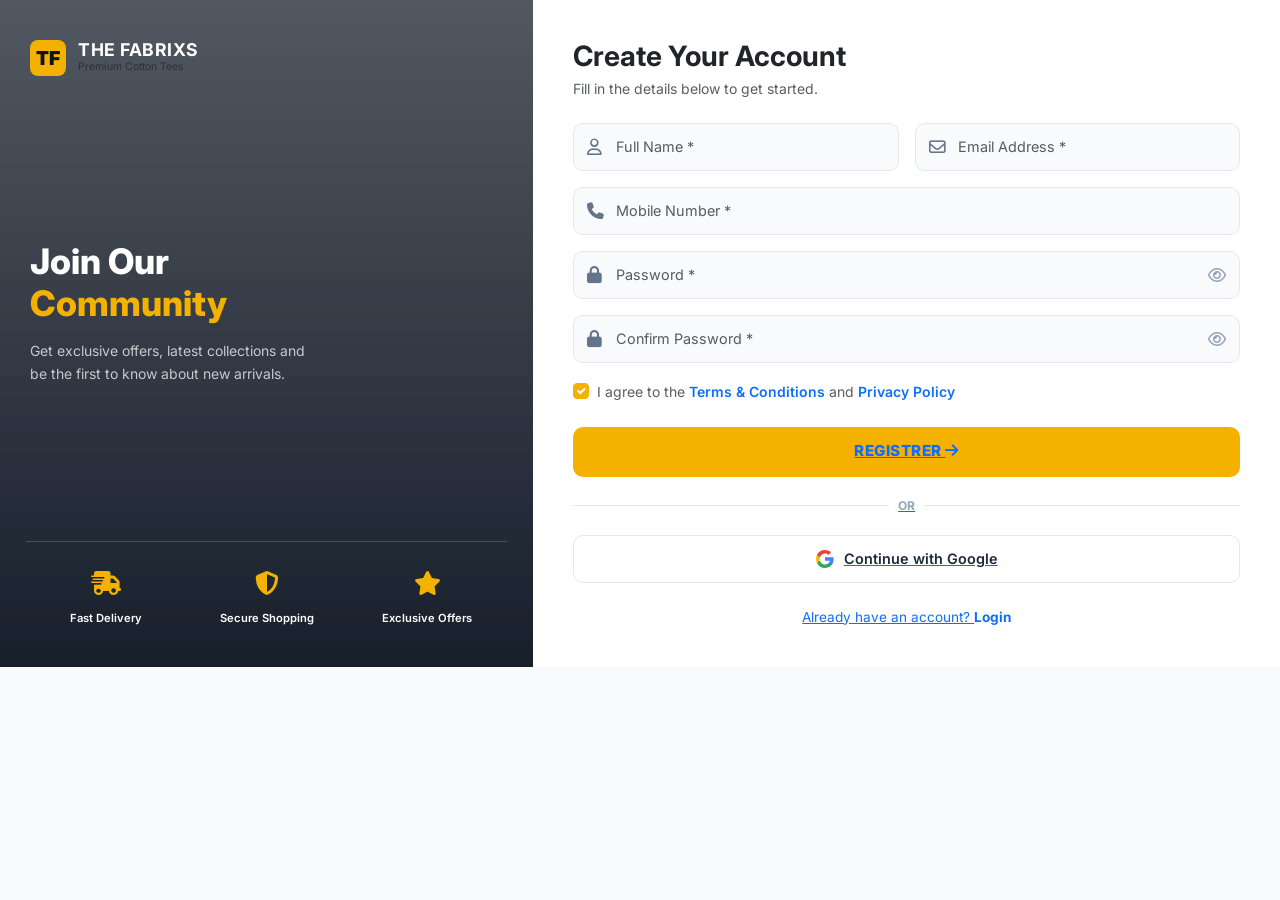
<file: registration.html>
<!DOCTYPE html>
<html lang="en">
<head>
    <meta charset="UTF-8">
    <meta name="viewport" content="width=device-width, initial-scale=1.0">
    <title>Registration Page</title>


    <meta name="description"
      content="Premium cotton T-shirts for everyday fashion. Shop latest collections from The Fabrix.">


<!-- =========================================================
     BOOTSTRAP
========================================================= -->

<link href="https://cdn.jsdelivr.net/npm/bootstrap@5.3.8/dist/css/bootstrap.min.css"
      rel="stylesheet">


<!-- =========================================================
     BOOTSTRAP ICONS
========================================================= -->

<link rel="stylesheet"
      href="https://cdn.jsdelivr.net/npm/bootstrap-icons@1.13.1/font/bootstrap-icons.min.css">


<!-- =========================================================
     GOOGLE FONTS
========================================================= -->

<link rel="preconnect" href="https://fonts.googleapis.com">

<link rel="preconnect"
      href="https://fonts.gstatic.com"
      crossorigin>

<link href="https://fonts.googleapis.com/css2?family=Manrope:wght@400;500;600;700;800&family=Playfair+Display:wght@500;600;700&display=swap"
      rel="stylesheet">


    
    <!-- Google Fonts: Inter -->
    <link rel="preconnect" href="https://fonts.googleapis.com">
    <link rel="preconnect" href="https://fonts.gstatic.com" crossorigin>
    <link href="https://fonts.googleapis.com/css2?family=Inter:wght@300;400;500;600;700;800&display=swap" rel="stylesheet">
    
    <!-- Bootstrap 5 CSS -->
    <link href="https://cdn.jsdelivr.net/npm/bootstrap@5.3.2/dist/css/bootstrap.min.css" rel="stylesheet">
    
    <!-- Font Awesome Icons -->
    <link rel="stylesheet" href="https://cdnjs.cloudflare.com/ajax/libs/font-awesome/6.4.2/css/all.min.css">

    <!-- custom CSS -->
    <link rel="stylesheet" type="text/css" href="style11.css">
    
</head>

<body>
    

<div class="row g-0">
                    <!-- Left Column (Dark Branding Banner matching image) -->
                    <div class="col-lg-5 d-none d-lg-block">
                        <div class="modal-left-banner">
                            <!-- Top Brand Logo -->
                            <div class="brand-logo-wrap">
                                <div class="brand-icon-box">TF</div>
                                <div>
                                    <div class="fw-bold text-white lh-1" style="font-size: 1.1rem; letter-spacing: 0.5px;">THE FABRIXS</div>
                                    <div class="text-muted extra-small" style="font-size: 0.65rem;">Premium Cotton Tees</div>
                                </div>
                            </div>

                            <!-- Middle Main Heading -->
                            <div class="my-auto py-5">
                                <h2 class="mb-3">Join Our<br><span style="color: var(--primary-yellow);">Community</span></h2>
                                <p class="text-light opacity-75 small mb-0" style="max-width: 280px; line-height: 1.6;">
                                    Get exclusive offers, latest collections and be the first to know about new arrivals.
                                </p>
                            </div>

                            <!-- Bottom Highlights -->
                            <div class="row text-center g-2 pt-3 border-top border-secondary border-opacity-50">
                                <div class="col-4">
                                    <div class="modal-feature-icon"><i class="fa-solid fa-truck-fast"></i></div>
                                    <div class="fw-semibold extra-small text-white" style="font-size: 0.7rem;">Fast Delivery</div>
                                </div>
                                <div class="col-4">
                                    <div class="modal-feature-icon"><i class="fa-solid fa-shield-halved"></i></div>
                                    <div class="fw-semibold extra-small text-white" style="font-size: 0.7rem;">Secure Shopping</div>
                                </div>
                                <div class="col-4">
                                    <div class="modal-feature-icon"><i class="fa-solid fa-star"></i></div>
                                    <div class="fw-semibold extra-small text-white" style="font-size: 0.7rem;">Exclusive Offers</div>
                                </div>
                            </div>
                        </div>
                    </div>

                    <!-- Right Column (Form Area) -->
                    <div class="col-lg-7">
                        <div class="modal-right-form">
                            <h3 class="fw-bold text-dark mb-1" id="accountModalLabel">Create Your Account</h3>
                            <p class="text-muted small mb-4">Fill in the details below to get started.</p>

                            <form id="accountRegisterForm" onsubmit="handleRegisterSubmit(event)">
                                <!-- Full Name & Email Row -->
                                <div class="row g-3 mb-3">
                                    <div class="col-md-6">
                                        <div class="custom-modal-input-group">
                                            <i class="fa-regular fa-user input-icon-left"></i>
                                            <input type="text" class="form-control" placeholder="Full Name *" required>
                                        </div>
                                    </div>
                                    <div class="col-md-6">
                                        <div class="custom-modal-input-group">
                                            <i class="fa-regular fa-envelope input-icon-left"></i>
                                            <input type="email" class="form-control" placeholder="Email Address *" required>
                                        </div>
                                    </div>
                                </div>

                                <!-- Mobile Number -->
                                <div class="mb-3">
                                    <div class="custom-modal-input-group">
                                        <i class="fa-solid fa-phone input-icon-left"></i>
                                        <input type="tel" class="form-control" placeholder="Mobile Number *" required>
                                    </div>
                                </div>

                                <!-- Password -->
                                <div class="mb-3">
                                    <div class="custom-modal-input-group">
                                        <i class="fa-solid fa-lock input-icon-left"></i>
                                        <input type="password" id="regPassword" class="form-control" placeholder="Password *" required>
                                        <i class="fa-regular fa-eye input-icon-right" onclick="togglePasswordVisibility('regPassword', this)"></i>
                                    </div>
                                </div>

                                <!-- Confirm Password -->
                                <div class="mb-3">
                                    <div class="custom-modal-input-group">
                                        <i class="fa-solid fa-lock input-icon-left"></i>
                                        <input type="password" id="regConfirmPassword" class="form-control" placeholder="Confirm Password *" required>
                                        <i class="fa-regular fa-eye input-icon-right" onclick="togglePasswordVisibility('regConfirmPassword', this)"></i>
                                    </div>
                                </div>

                                <!-- Terms & Conditions Checkbox -->
                                <div class="form-check mb-4">
                                    <input class="form-check-input" type="checkbox" id="termsCheck" checked required>
                                    <label class="form-check-label small text-muted" for="termsCheck">
                                        I agree to the <a href="#" class="text-primary text-decoration-none fw-semibold">Terms & Conditions</a> and <a href="#" class="text-primary text-decoration-none fw-semibold">Privacy Policy</a>
                                    </label>
                                </div>

                                <!-- Proceed Button -->
                                <!-- <button type="submit" class="btn btn-register-submit w-100 d-flex align-items-center justify-content-center gap-2 mb-3">
                                    <a href=""> CONFIRM ORDER <i class="fa-solid fa-arrow-right"></i>
                                </button> -->

                                 <!-- go to Confirm Order page Button -->
                                <button type="button" class="btn btn-register-submit w-100 d-flex align-items-center justify-content-center gap-2 mb-3">
                                    <a href="confirm_order.html"> REGISTRER <i class="fa-solid fa-arrow-right"></i>
                                </button>


                                <!-- OR Divider -->
                                <div class="divider-or">OR</div>

                                <!-- Google Signup Button -->
                                <button type="button" class="btn btn-google-signup w-100 mb-4" onclick="showToast('Connecting to Google Account...')">
                                    <svg width="18" height="18" viewBox="0 0 18 18"><path fill="#4285F4" d="M17.64 9.2c0-.637-.057-1.251-.164-1.84H9v3.481h4.844a4.14 4.14 0 0 1-1.796 2.716v2.259h2.908c1.702-1.567 2.684-3.875 2.684-6.615z"/><path fill="#34A853" d="M9 18c2.43 0 4.467-.806 5.956-2.18l-2.908-2.259c-.806.54-1.837.86-3.048.86-2.344 0-4.328-1.584-5.036-3.711H.957v2.332A8.997 8.997 0 0 0 9 18z"/><path fill="#FBBC05" d="M3.964 10.71A5.41 5.41 0 0 1 3.682 9c0-.593.102-1.17.282-1.71V4.958H.957A8.996 8.996 0 0 0 0 9c0 1.452.348 2.827.957 4.042l3.007-2.332z"/><path fill="#EA4335" d="M9 3.58c1.321 0 2.508.454 3.44 1.345l2.582-2.58C13.463.891 11.426 0 9 0A8.997 8.997 0 0 0 .957 4.958L3.964 7.29C4.672 5.163 6.656 3.58 9 3.58z"/></svg>
                                    Continue with Google
                                </button>

                                <!-- Login Link Bottom -->
                                <div class="text-center extra-small text-muted" style="font-size: 0.85rem;">
                                    Already have an account? <a href="#" class="text-primary fw-bold text-decoration-none" onclick="showToast('Opening Login Window...')">Login</a>
                                </div>
                            </form>
                        </div>
                    </div>
                </div>



</body>
</html>
</file>
<file: style11.css>
:root {
            --primary-yellow: #f5b100;
            --primary-yellow-hover: #d99c00;
            --dark-navy: #0f172a;
            --dark-navy-hover: #1e293b;
            --text-muted-custom: #64748b;
            --border-light: #e2e8f0;
            --bg-light-card: #f8fafc;
            --badge-green-bg: #dcfce7;
            --badge-green-text: #15803d;
        }

        body {
            font-family: 'Inter', sans-serif;
            color: #1e293b;
            background-color: #f8fafc;
            line-height: 1.5;
        }

        /* Container Card Styling */
        .content-card {
            background: #ffffff;
            border-radius: 16px;
            border: 1px solid var(--border-light);
            box-shadow: 0 1px 3px rgba(0, 0, 0, 0.05);
            padding: 24px;
            margin-bottom: 24px;
        }

        /* Gallery & Thumbnail Styling */
        .thumbnail-list {
            display: flex;
            flex-direction: column;
            gap: 12px;
        }

        .thumb-img {
            width: 72px;
            height: 84px;
            object-fit: cover;
            border-radius: 8px;
            cursor: pointer;
            border: 2px solid transparent;
            transition: all 0.2s ease-in-out;
        }

        .thumb-img.active, .thumb-img:hover {
            border-color: var(--primary-yellow);
        }

        /* Main Image Zoom Box */
        .main-image-container {
            position: relative;
            overflow: hidden;
            border-radius: 12px;
            background: #f1f5f9;
            cursor: crosshair;
            aspect-ratio: 4/5;
            display: flex;
            align-items: center;
            justify-content: center;
        }

        .main-image {
            width: 100%;
            height: 100%;
            object-fit: cover;
            transition: transform 0.1s ease-out;
            transform-origin: center center;
        }

        /* Badges & Icons on Image */
        .badge-bestseller {
            position: absolute;
            top: 16px;
            left: 16px;
            background: var(--primary-yellow);
            color: #000;
            font-weight: 700;
            font-size: 0.75rem;
            letter-spacing: 0.5px;
            padding: 6px 12px;
            border-radius: 6px;
            text-transform: uppercase;
            z-index: 2;
        }

        .wishlist-btn {
            position: absolute;
            top: 16px;
            right: 16px;
            background: #ffffff;
            width: 38px;
            height: 38px;
            border-radius: 50%;
            display: flex;
            align-items: center;
            justify-content: center;
            box-shadow: 0 2px 8px rgba(0,0,0,0.12);
            cursor: pointer;
            border: none;
            transition: transform 0.2s;
            z-index: 2;
        }

        .wishlist-btn:hover {
            transform: scale(1.1);
            color: #e11d48;
        }

        .zoom-icon {
            position: absolute;
            bottom: 16px;
            right: 16px;
            background: rgba(255, 255, 255, 0.9);
            width: 36px;
            height: 36px;
            border-radius: 50%;
            display: flex;
            align-items: center;
            justify-content: center;
            pointer-events: none;
            z-index: 2;
        }

        /* Color Swatches */
        .color-swatch {
            width: 28px;
            height: 28px;
            border-radius: 50%;
            display: inline-block;
            cursor: pointer;
            border: 2px solid #e2e8f0;
            position: relative;
            transition: all 0.2s;
        }

        .color-swatch.active {
            border-color: #0f172a;
            box-shadow: 0 0 0 2px #ffffff, 0 0 0 4px #0f172a;
        }

        /* Size Selection Buttons */
        .size-btn {
            min-width: 48px;
            height: 40px;
            border: 1px solid var(--border-light);
            background: #ffffff;
            border-radius: 8px;
            font-weight: 600;
            font-size: 0.875rem;
            color: #334155;
            transition: all 0.2s;
        }

        .size-btn:hover {
            border-color: #94a3b8;
        }

        .size-btn.active {
            background: var(--primary-yellow);
            border-color: var(--primary-yellow);
            color: #000;
        }

        /* Quantity Selector */
        .qty-picker {
            display: inline-flex;
            align-items: center;
            border: 1px solid var(--border-light);
            border-radius: 8px;
            background: #f8fafc;
        }

        .qty-btn {
            border: none;
            background: transparent;
            width: 36px;
            height: 36px;
            font-size: 1.1rem;
            font-weight: 600;
            color: #475569;
            cursor: pointer;
        }

        .qty-input {
            width: 40px;
            text-align: center;
            border: none;
            background: transparent;
            font-weight: 600;
        }

        .qty-input:focus {
            outline: none;
        }

        /* Action Buttons */
        .btn-add-cart {
            background-color: var(--primary-yellow);
            color: #000000;
            font-weight: 700;
            border: none;
            padding: 14px 24px;
            border-radius: 8px;
            transition: all 0.2s;
        }

        .btn-add-cart:hover {
            background-color: var(--primary-yellow-hover);
            color: #000;
        }

        .btn-buy-now {
            background-color: var(--dark-navy);
            color: #ffffff;
            font-weight: 700;
            border: none;
            padding: 14px 24px;
            border-radius: 8px;
            transition: all 0.2s;
        }

        .btn-buy-now:hover {
            background-color: var(--dark-navy-hover);
            color: #ffffff;
        }


        /* Custom Register Modal Styling */
        .register-modal-content {
            border-radius: 20px;
            overflow: hidden;
            border: none;
            box-shadow: 0 25px 50px -12px rgba(0, 0, 0, 0.25);
        }

        .modal-left-banner {
            background: linear-gradient(180deg, rgba(11, 19, 32, 0.7) 0%, rgba(11, 19, 32, 0.95) 100%), 
                        url('https://images.unsplash.com/photo-1521572267360-ee0c2909d518?w=800&auto=format&fit=crop&q=80') center/cover no-repeat;
            color: #ffffff;
            padding: 40px 30px;
            display: flex;
            flex-direction: column;
            justify-content: space-between;
            min-height: 100%;
            position: relative;
        }

        .brand-logo-wrap {
            display: flex;
            align-items: center;
            gap: 12px;
        }

        .brand-icon-box {
            background: #f5b100;
            color: #0b1320;
            width: 36px;
            height: 36px;
            border-radius: 8px;
            display: flex;
            align-items: center;
            justify-content: center;
            font-weight: 900;
            font-size: 1.2rem;
        }

        .modal-left-banner h2 {
            font-size: 2.2rem;
            font-weight: 800;
            line-height: 1.2;
        }

        .modal-left-banner h2 span {
            color: var(--primary-yellow);
        }

        .modal-feature-icon {
            color: var(--primary-yellow);
            font-size: 1.5rem;
            margin-bottom: 8px;
        }

        .modal-right-form {
            padding: 40px;
            background: #ffffff;
        }

        .custom-modal-input-group {
            position: relative;
        }

        .custom-modal-input-group .form-control {
            background-color: #f8fafc;
            border: 1px solid #e2e8f0;
            border-radius: 10px;
            padding-left: 42px;
            height: 48px;
            font-size: 0.9rem;
            color: #1e293b;
        }

        .custom-modal-input-group .form-control:focus {
            background-color: #ffffff;
            border-color: var(--primary-yellow);
            box-shadow: 0 0 0 3px rgba(245, 177, 0, 0.15);
        }

        .custom-modal-input-group .input-icon-left {
            position: absolute;
            left: 14px;
            top: 50%;
            transform: translateY(-50%);
            color: #64748b;
            z-index: 5;
            font-size: 1.05rem;
        }

        .custom-modal-input-group .input-icon-right {
            position: absolute;
            right: 14px;
            top: 50%;
            transform: translateY(-50%);
            color: #94a3b8;
            cursor: pointer;
            z-index: 5;
            font-size: 1rem;
        }

        .form-check-input:checked {
            background-color: var(--primary-yellow);
            border-color: var(--primary-yellow);
        }

        .btn-register-submit {
            background-color: var(--primary-yellow);
            color: #0b1320;
            font-weight: 800;
            height: 50px;
            border-radius: 10px;
            border: none;
            font-size: 0.95rem;
            letter-spacing: 0.5px;
            transition: all 0.2s;
        }

        .btn-register-submit:hover {
            background-color: var(--primary-yellow-hover);
            color: #000;
        }

        .btn-google-signup {
            border: 1px solid #e2e8f0;
            background: #ffffff;
            height: 48px;
            border-radius: 10px;
            font-weight: 600;
            color: #1e293b;
            display: flex;
            align-items: center;
            justify-content: center;
            gap: 10px;
            transition: all 0.2s;
            font-size: 0.9rem;
        }

        .btn-google-signup:hover {
            background: #f8fafc;
            border-color: #cbd5e1;
        }

        .divider-or {
            display: flex;
            align-items: center;
            text-align: center;
            color: #94a3b8;
            font-size: 0.75rem;
            font-weight: 700;
            margin: 20px 0;
        }

        .divider-or::before, .divider-or::after {
            content: '';
            flex: 1;
            border-bottom: 1px solid #e2e8f0;
        }

        .divider-or::before { margin-right: .75em; }
        .divider-or::after { margin-left: .75em; }

        .btn-modal-close {
            position: absolute;
            top: 20px;
            right: 20px;
            z-index: 10;
            background: transparent;
            border: none;
            font-size: 1.2rem;
            color: #64748b;
        }

        .btn-modal-close:hover {
            color: #000000;
        }


        /* Value Proposition Grid */
        .value-prop-item {
            display: flex;
            align-items: center;
            gap: 12px;
            padding: 10px;
        }

        .value-prop-icon {
            width: 40px;
            height: 40px;
            border-radius: 50%;
            background: #f1f5f9;
            display: flex;
            align-items: center;
            justify-content: center;
            font-size: 1.1rem;
            color: #334155;
            flex-shrink: 0;
        }

        /* Tabs Header Nav */
        .custom-nav-tabs .nav-link {
            border: none;
            color: #64748b;
            font-weight: 700;
            padding: 12px 24px;
            text-transform: uppercase;
            font-size: 0.85rem;
            letter-spacing: 0.5px;
            border-bottom: 2px solid transparent;
            border-radius: 0;
        }

        .custom-nav-tabs .nav-link.active {
            color: #000000;
            border-bottom-color: #000000;
            background: transparent;
        }

        /* FAQ Accordion Styling */
        .accordion-button:not(.collapsed) {
            background-color: transparent;
            color: #0f172a;
            box-shadow: none;
        }

        .accordion-button:focus {
            box-shadow: none;
            border-color: transparent;
        }

        .accordion-item {
            border: 1px solid var(--border-light);
            border-radius: 8px !important;
            margin-bottom: 10px;
            overflow: hidden;
        }

        /* Progress Bar for Ratings */
        .rating-bar .progress {
            height: 8px;
            border-radius: 4px;
            background-color: #f1f5f9;
        }

        .rating-bar .progress-bar {
            background-color: var(--primary-yellow);
        }

        /* Review Card */
        .review-card {
            border: 1px solid var(--border-light);
            border-radius: 12px;
            padding: 16px;
            background: #ffffff;
            height: 100%;
        }

        /* Product Card Recommendation */
        .product-card {
            border: 1px solid var(--border-light);
            border-radius: 12px;
            background: #ffffff;
            overflow: hidden;
            transition: transform 0.2s, box-shadow 0.2s;
        }

        .product-card:hover {
            transform: translateY(-4px);
            box-shadow: 0 10px 15px -3px rgba(0, 0, 0, 0.1);
        }

        .product-card-img-wrapper {
            position: relative;
            aspect-ratio: 1;
            background: #f1f5f9;
        }

        .product-card-img {
            width: 100%;
            height: 100%;
            object-fit: cover;
        }

        .card-quick-cart {
            position: absolute;
            bottom: 10px;
            right: 10px;
            width: 32px;
            height: 32px;
            border-radius: 50%;
            background: #0f172a;
            color: white;
            display: flex;
            align-items: center;
            justify-content: center;
            border: none;
            cursor: pointer;
        }

        /* Star Styling */
        .text-star {
            color: #f59e0b;
        }

        .interactive-stars .fa-star {
            cursor: pointer;
            font-size: 1.25rem;
            color: #cbd5e1;
            transition: color 0.1s;
        }

        .interactive-stars .fa-star.active,
        .interactive-stars .fa-star:hover {
            color: #f59e0b;
        }

        /* Banner Box inside Description */
        .promo-banner {
            background: #f8fafc;
            border-radius: 12px;
            border: 1px dashed #cbd5e1;
            padding: 24px;
            text-align: center;
        }
</file>
